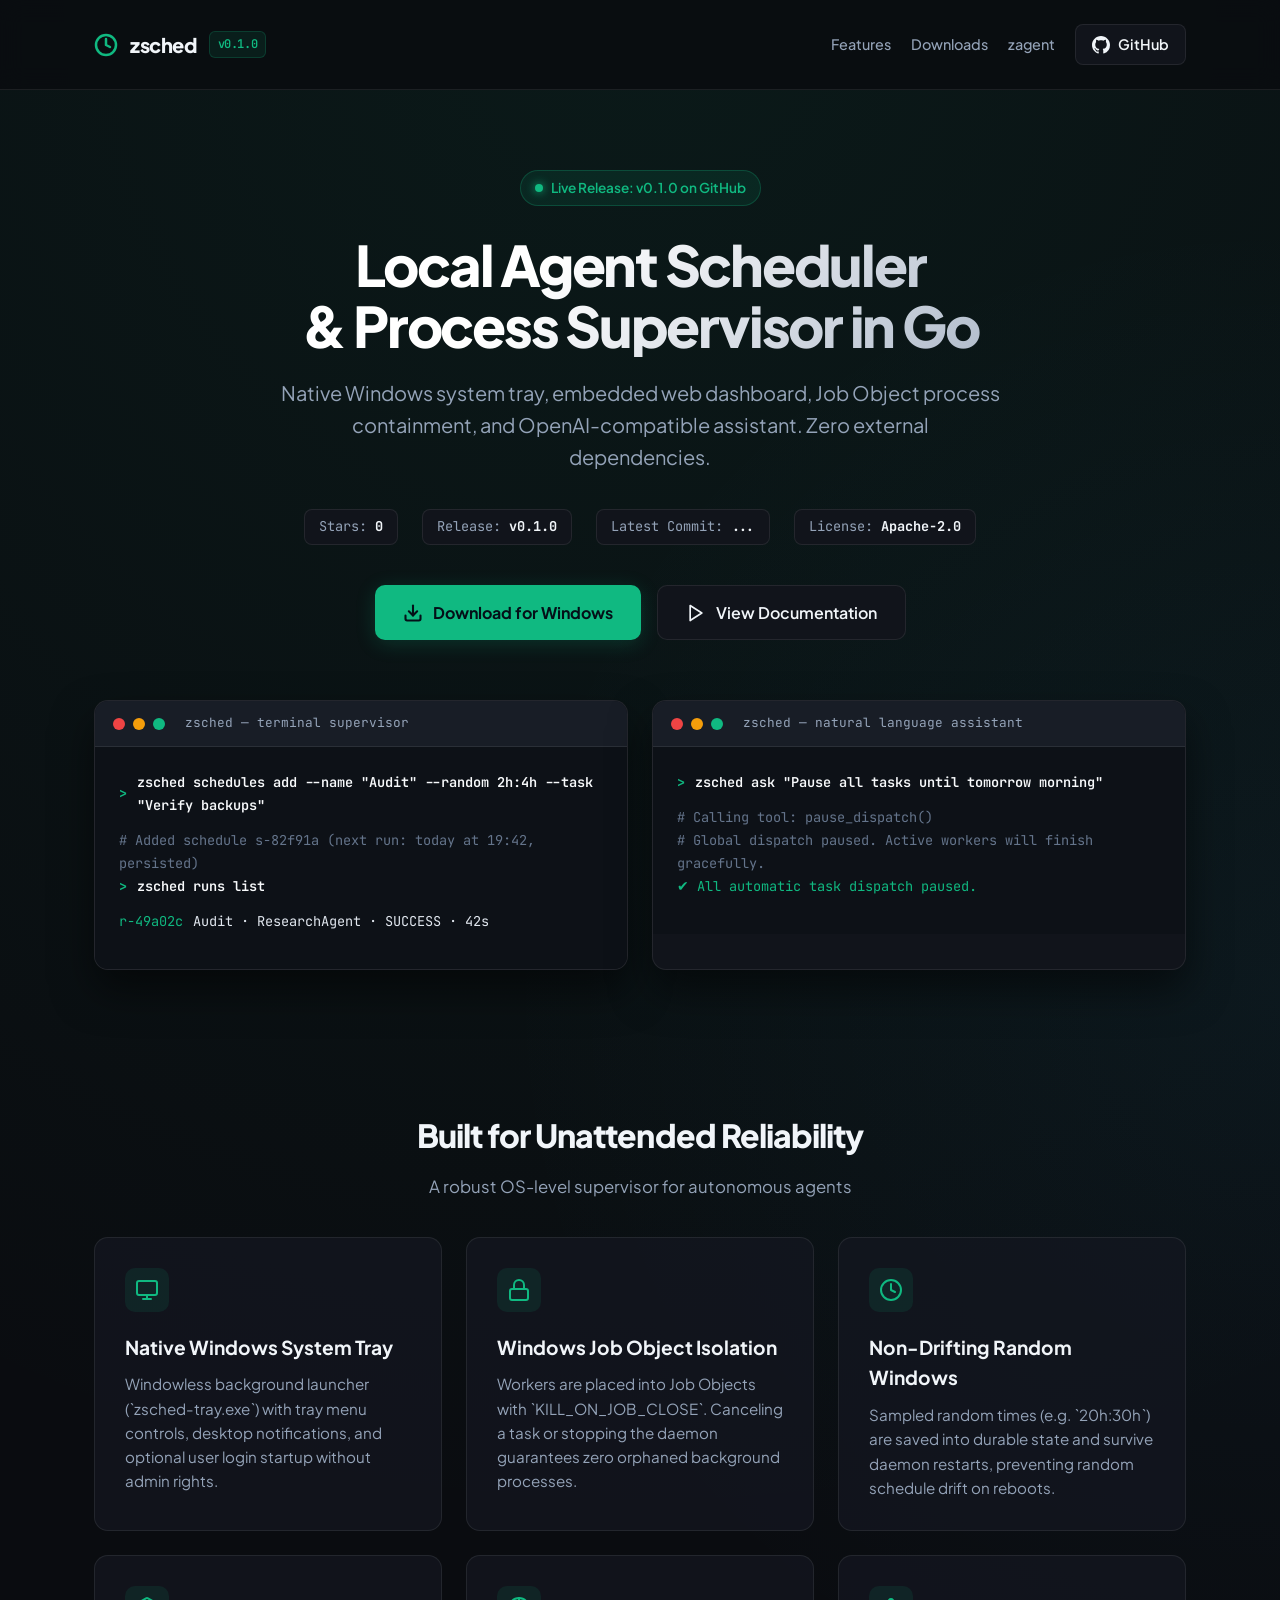
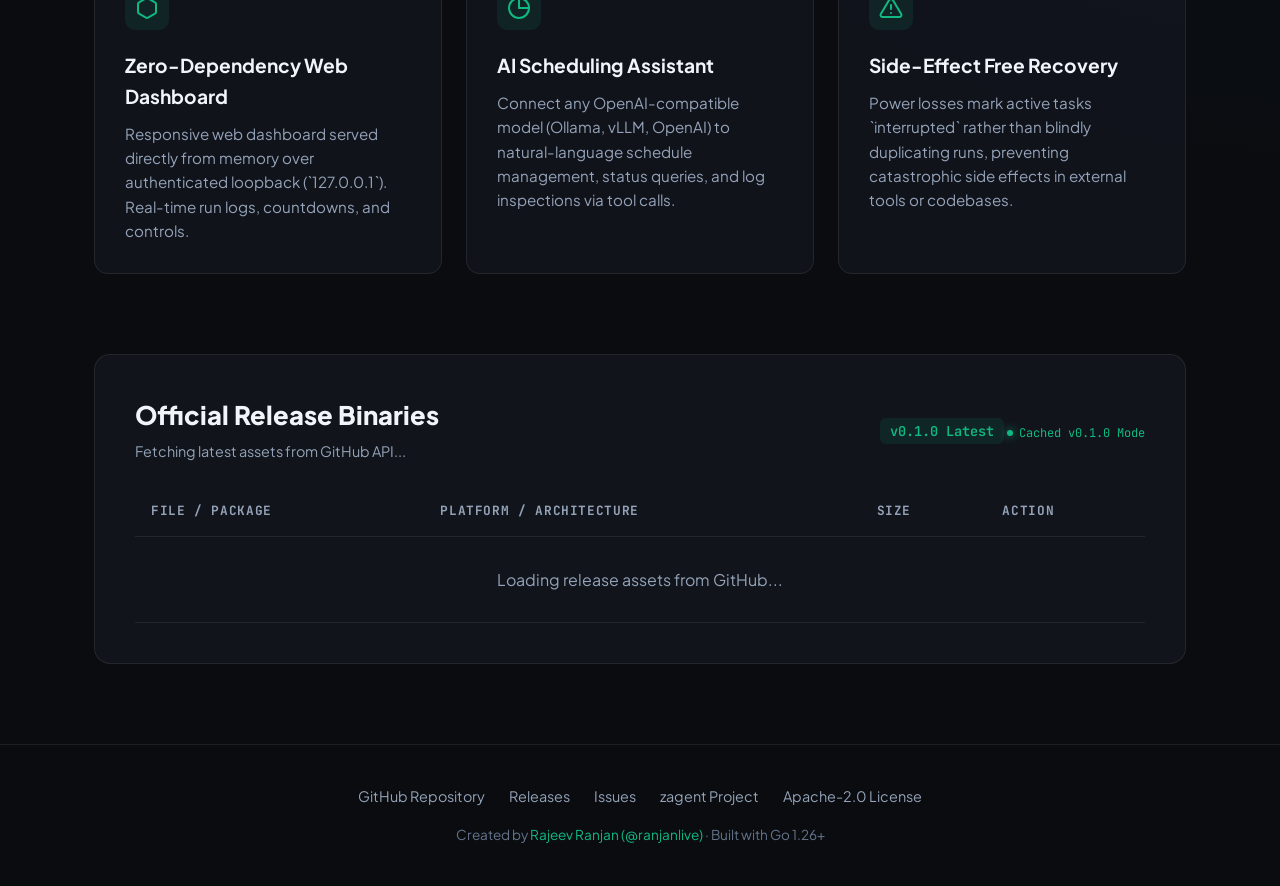
<file: docs/index.html>
<!DOCTYPE html>
<html lang="en">
<head>
  <meta charset="UTF-8">
  <meta name="viewport" content="width=device-width, initial-scale=1.0">
  <title>zsched — Local Agent Task Scheduler & Supervisor in Go</title>
  <meta name="description" content="A local, lightweight agent task scheduler and process supervisor with Windows tray, embedded web dashboard, and OpenAI-compatible assistant. Zero external dependencies.">
  <link rel="preconnect" href="https://fonts.googleapis.com">
  <link rel="preconnect" href="https://fonts.gstatic.com" crossorigin>
  <link href="https://fonts.googleapis.com/css2?family=JetBrains+Mono:wght@400;500;600;700&family=Plus+Jakarta+Sans:wght@400;500;600;700;800&display=swap" rel="stylesheet">
  
  <style>
    :root {
      --bg-primary: #0a0c10;
      --bg-secondary: #11141b;
      --bg-card: rgba(20, 24, 33, 0.7);
      --border-color: rgba(255, 255, 255, 0.08);
      --border-hover: rgba(16, 185, 129, 0.3);
      --text-main: #f1f5f9;
      --text-muted: #94a3b8;
      --accent: #10b981;
      --accent-hover: #059669;
      --accent-glow: rgba(16, 185, 129, 0.2);
      --cyan: #38bdf8;
      --purple: #a855f7;
      --font-sans: 'Plus Jakarta Sans', -apple-system, BlinkMacSystemFont, 'Segoe UI', Roboto, sans-serif;
      --font-mono: 'JetBrains Mono', 'Fira Code', monospace;
    }

    * { box-sizing: border-box; margin: 0; padding: 0; }
    body {
      background-color: var(--bg-primary);
      color: var(--text-main);
      font-family: var(--font-sans);
      line-height: 1.6;
      overflow-x: hidden;
      min-height: 100vh;
      background-image: 
        radial-gradient(circle at 50% 0%, rgba(16, 185, 129, 0.08) 0%, transparent 60%),
        radial-gradient(circle at 100% 40%, rgba(56, 189, 248, 0.05) 0%, transparent 40%),
        linear-gradient(to bottom, transparent, rgba(10, 12, 16, 0.8));
    }

    .container { max-width: 1140px; margin: 0 auto; padding: 0 24px; }

    header {
      padding: 24px 0;
      border-bottom: 1px solid var(--border-color);
      backdrop-filter: blur(12px);
      position: sticky;
      top: 0;
      z-index: 50;
      background: rgba(10, 12, 16, 0.85);
    }

    .nav-wrapper { display: flex; justify-content: space-between; align-items: center; }
    .brand {
      display: flex;
      align-items: center;
      gap: 12px;
      text-decoration: none;
      color: var(--text-main);
      font-weight: 800;
      font-size: 1.25rem;
      letter-spacing: -0.02em;
    }

    .brand-badge {
      font-family: var(--font-mono);
      font-size: 0.75rem;
      font-weight: 600;
      background: rgba(16, 185, 129, 0.1);
      color: var(--accent);
      padding: 3px 8px;
      border-radius: 6px;
      border: 1px solid rgba(16, 185, 129, 0.2);
    }

    .nav-links { display: flex; align-items: center; gap: 20px; }
    .nav-link { color: var(--text-muted); text-decoration: none; font-size: 0.9rem; font-weight: 500; transition: color 0.2s; }
    .nav-link:hover { color: var(--text-main); }

    .btn-github {
      display: inline-flex;
      align-items: center;
      gap: 8px;
      background: var(--bg-secondary);
      color: var(--text-main);
      border: 1px solid var(--border-color);
      padding: 8px 16px;
      border-radius: 8px;
      font-size: 0.9rem;
      font-weight: 600;
      text-decoration: none;
      transition: all 0.2s;
    }
    .btn-github:hover {
      border-color: var(--accent);
      background: rgba(16, 185, 129, 0.05);
      transform: translateY(-1px);
    }

    /* Hero */
    .hero { padding: 80px 0 60px; text-align: center; }
    .pill {
      display: inline-flex;
      align-items: center;
      gap: 8px;
      background: rgba(16, 185, 129, 0.1);
      color: var(--accent);
      border: 1px solid rgba(16, 185, 129, 0.25);
      padding: 6px 14px;
      border-radius: 9999px;
      font-size: 0.85rem;
      font-weight: 600;
      margin-bottom: 28px;
    }

    .pill-pulse {
      width: 8px;
      height: 8px;
      background: var(--accent);
      border-radius: 50%;
      box-shadow: 0 0 10px var(--accent);
      animation: pulse 2s infinite;
    }

    @keyframes pulse {
      0% { opacity: 1; transform: scale(1); }
      50% { opacity: 0.4; transform: scale(0.9); }
      100% { opacity: 1; transform: scale(1); }
    }

    .hero-title {
      font-size: 3.5rem;
      font-weight: 800;
      letter-spacing: -0.04em;
      line-height: 1.1;
      margin-bottom: 20px;
      background: linear-gradient(135deg, #ffffff 40%, #94a3b8 100%);
      -webkit-background-clip: text;
      -webkit-text-fill-color: transparent;
    }

    .hero-tagline {
      font-size: 1.25rem;
      color: var(--text-muted);
      max-width: 720px;
      margin: 0 auto 36px;
      font-weight: 400;
    }

    /* Live Stats */
    .stats-bar {
      display: flex;
      justify-content: center;
      gap: 24px;
      margin-bottom: 40px;
      flex-wrap: wrap;
    }

    .stat-pill {
      display: inline-flex;
      align-items: center;
      gap: 8px;
      background: var(--bg-secondary);
      border: 1px solid var(--border-color);
      padding: 6px 14px;
      border-radius: 8px;
      font-size: 0.85rem;
      font-family: var(--font-mono);
      color: var(--text-muted);
    }
    .stat-value { color: var(--text-main); font-weight: 700; }

    /* CTA */
    .cta-group {
      display: flex;
      justify-content: center;
      gap: 16px;
      flex-wrap: wrap;
      margin-bottom: 60px;
    }

    .btn-primary {
      display: inline-flex;
      align-items: center;
      gap: 10px;
      background: var(--accent);
      color: #041018;
      padding: 14px 28px;
      border-radius: 10px;
      font-weight: 700;
      font-size: 1rem;
      text-decoration: none;
      box-shadow: 0 4px 20px var(--accent-glow);
      transition: all 0.2s ease;
    }
    .btn-primary:hover {
      background: var(--accent-hover);
      transform: translateY(-2px);
      box-shadow: 0 8px 30px rgba(16, 185, 129, 0.35);
    }

    .btn-secondary {
      display: inline-flex;
      align-items: center;
      gap: 10px;
      background: var(--bg-secondary);
      color: var(--text-main);
      border: 1px solid var(--border-color);
      padding: 14px 28px;
      border-radius: 10px;
      font-weight: 600;
      font-size: 1rem;
      text-decoration: none;
      transition: all 0.2s;
    }
    .btn-secondary:hover {
      border-color: var(--border-hover);
      background: rgba(255, 255, 255, 0.04);
    }

    /* System Tray & Terminal Preview */
    .preview-grid {
      display: grid;
      grid-template-columns: repeat(auto-fit, minmax(360px, 1fr));
      gap: 24px;
      margin-bottom: 80px;
      text-align: left;
    }

    .terminal-wrapper {
      background: var(--bg-secondary);
      border: 1px solid var(--border-color);
      border-radius: 14px;
      overflow: hidden;
      box-shadow: 0 20px 40px rgba(0, 0, 0, 0.5);
    }

    .terminal-header {
      background: #181d26;
      padding: 12px 18px;
      display: flex;
      align-items: center;
      gap: 8px;
      border-bottom: 1px solid var(--border-color);
    }

    .dot { width: 12px; height: 12px; border-radius: 50%; }
    .dot-red { background: #ef4444; }
    .dot-yellow { background: #f59e0b; }
    .dot-green { background: #10b981; }

    .terminal-title {
      font-family: var(--font-mono);
      font-size: 0.8rem;
      color: var(--text-muted);
      margin-left: 12px;
    }

    .terminal-body {
      padding: 24px;
      font-family: var(--font-mono);
      font-size: 0.85rem;
      line-height: 1.7;
      color: #e2e8f0;
      background: #0d1117;
      overflow-x: auto;
    }

    .cmd-line { display: flex; align-items: center; gap: 10px; margin-bottom: 12px; }
    .cmd-prompt { color: var(--accent); font-weight: 700; }
    .cmd-text { color: #f8fafc; font-weight: 600; }
    .cmd-comment { color: #64748b; }
    .cmd-success { color: var(--accent); }

    /* Features */
    .section-title { font-size: 2rem; font-weight: 800; letter-spacing: -0.03em; margin-bottom: 12px; text-align: center; }
    .section-subtitle { color: var(--text-muted); text-align: center; margin-bottom: 36px; font-size: 1.05rem; }

    .features-grid {
      display: grid;
      grid-template-columns: repeat(auto-fit, minmax(320px, 1fr));
      gap: 24px;
      margin-bottom: 80px;
    }

    .feature-card {
      background: var(--bg-card);
      border: 1px solid var(--border-color);
      border-radius: 14px;
      padding: 30px;
      transition: all 0.2s;
    }
    .feature-card:hover { border-color: var(--border-hover); transform: translateY(-2px); }

    .feature-icon {
      width: 44px;
      height: 44px;
      border-radius: 10px;
      background: rgba(16, 185, 129, 0.1);
      display: flex;
      align-items: center;
      justify-content: center;
      margin-bottom: 20px;
      color: var(--accent);
    }
    .feature-title { font-size: 1.2rem; font-weight: 700; margin-bottom: 10px; }
    .feature-desc { color: var(--text-muted); font-size: 0.95rem; line-height: 1.6; }

    /* Downloads Table */
    .downloads-section {
      background: var(--bg-secondary);
      border: 1px solid var(--border-color);
      border-radius: 16px;
      padding: 40px;
      margin-bottom: 80px;
    }

    .downloads-header {
      display: flex;
      justify-content: space-between;
      align-items: center;
      margin-bottom: 24px;
      flex-wrap: wrap;
      gap: 16px;
    }

    .release-tag {
      font-family: var(--font-mono);
      background: rgba(16, 185, 129, 0.1);
      color: var(--accent);
      padding: 4px 10px;
      border-radius: 6px;
      font-size: 0.85rem;
      font-weight: 600;
    }

    .downloads-table { width: 100%; border-collapse: collapse; text-align: left; }
    .downloads-table th, .downloads-table td { padding: 14px 16px; border-bottom: 1px solid var(--border-color); }
    .downloads-table th {
      color: var(--text-muted);
      font-size: 0.8rem;
      text-transform: uppercase;
      letter-spacing: 0.05em;
      font-family: var(--font-mono);
    }
    .file-name { font-family: var(--font-mono); font-weight: 600; color: var(--text-main); display: flex; align-items: center; gap: 8px; }
    .badge-os { font-size: 0.7rem; padding: 2px 6px; border-radius: 4px; background: rgba(255, 255, 255, 0.08); color: var(--text-muted); font-family: var(--font-mono); }
    
    .btn-download-sm {
      display: inline-flex;
      align-items: center;
      gap: 6px;
      background: rgba(16, 185, 129, 0.1);
      color: var(--accent);
      border: 1px solid rgba(16, 185, 129, 0.2);
      padding: 6px 12px;
      border-radius: 6px;
      font-size: 0.8rem;
      font-weight: 600;
      text-decoration: none;
      transition: all 0.2s;
    }
    .btn-download-sm:hover { background: var(--accent); color: #041018; }

    footer {
      border-top: 1px solid var(--border-color);
      padding: 40px 0;
      color: var(--text-muted);
      font-size: 0.9rem;
      text-align: center;
    }
    .footer-links { display: flex; justify-content: center; gap: 24px; margin-bottom: 16px; flex-wrap: wrap; }
    .footer-links a { color: var(--text-muted); text-decoration: none; transition: color 0.2s; }
    .footer-links a:hover { color: var(--text-main); }
    .sync-status { display: inline-flex; align-items: center; gap: 6px; font-family: var(--font-mono); font-size: 0.75rem; color: var(--accent); margin-top: 8px; }

    @media (max-width: 768px) {
      .hero-title { font-size: 2.4rem; }
      .downloads-section { padding: 24px 16px; }
      .downloads-table th:nth-child(3), .downloads-table td:nth-child(3) { display: none; }
    }
  </style>
</head>
<body>

  <!-- Header -->
  <header>
    <div class="container nav-wrapper">
      <a href="https://github.com/ranjanlive/zsched" class="brand">
        <svg width="24" height="24" viewBox="0 0 24 24" fill="none" stroke="currentColor" stroke-width="2.5" stroke-linecap="round" stroke-linejoin="round" style="color:var(--accent)"><circle cx="12" cy="12" r="10"/><polyline points="12 6 12 12 16 14"/></svg>
        zsched
        <span class="brand-badge" id="nav-version">v0.1.0</span>
      </a>
      <div class="nav-links">
        <a href="#features" class="nav-link">Features</a>
        <a href="#downloads" class="nav-link">Downloads</a>
        <a href="https://github.com/ranjanlive/zagent" target="_blank" rel="noopener" class="nav-link">zagent</a>
        <a href="https://github.com/ranjanlive/zsched" target="_blank" rel="noopener" class="btn-github">
          <svg width="18" height="18" viewBox="0 0 24 24" fill="currentColor"><path d="M12 0C5.37 0 0 5.37 0 12c0 5.31 3.435 9.795 8.205 11.385.6.105.825-.255.825-.57 0-.285-.015-1.23-.015-2.235-3.015.555-3.795-.735-4.035-1.41-.135-.345-.72-1.41-1.23-1.695-.42-.225-1.02-.78-.015-.795.945-.015 1.62.87 1.845 1.23 1.08 1.815 2.805 1.305 3.495.99.105-.78.42-1.305.765-1.605-2.67-.3-5.46-1.335-5.46-5.925 0-1.305.465-2.385 1.23-3.225-.12-.3-.54-1.53.12-3.18 0 0 1.005-.315 3.3 1.23.96-.27 1.98-.405 3-.405s2.04.135 3 .405c2.295-1.56 3.3-1.23 3.3-1.23.66 1.65.24 2.88.12 3.18.765.84 1.23 1.905 1.23 3.225 0 4.605-2.805 5.625-5.475 5.925.435.375.81 1.095.81 2.22 0 1.605-.015 2.895-.015 3.3 0 .315.225.69.825.57A12.02 12.02 0 0024 12c0-6.63-5.37-12-12-12z"/></svg>
          GitHub
        </a>
      </div>
    </div>
  </header>

  <!-- Hero -->
  <section class="hero">
    <div class="container">
      <div class="pill">
        <span class="pill-pulse"></span>
        <span id="pill-release-text">Live Release: v0.1.0 on GitHub</span>
      </div>
      <h1 class="hero-title">Local Agent Scheduler<br>&amp; Process Supervisor in Go</h1>
      <p class="hero-tagline">
        Native Windows system tray, embedded web dashboard, Job Object process containment, and OpenAI-compatible assistant. Zero external dependencies.
      </p>

      <!-- Live Stats -->
      <div class="stats-bar">
        <div class="stat-pill">
          <span>Stars:</span>
          <span class="stat-value" id="stat-stars">0</span>
        </div>
        <div class="stat-pill">
          <span>Release:</span>
          <span class="stat-value" id="stat-version">v0.1.0</span>
        </div>
        <div class="stat-pill">
          <span>Latest Commit:</span>
          <span class="stat-value" id="stat-commit">...</span>
        </div>
        <div class="stat-pill">
          <span>License:</span>
          <span class="stat-value">Apache-2.0</span>
        </div>
      </div>

      <!-- Action Buttons -->
      <div class="cta-group">
        <a id="btn-smart-download" href="https://github.com/ranjanlive/zsched/releases/latest" class="btn-primary">
          <svg width="20" height="20" viewBox="0 0 24 24" fill="none" stroke="currentColor" stroke-width="2.5" stroke-linecap="round" stroke-linejoin="round"><path d="M21 15v4a2 2 0 0 1-2 2H5a2 2 0 0 1-2-2v-4"/><polyline points="7 10 12 15 17 10"/><line x1="12" y1="15" x2="12" y2="3"/></svg>
          <span id="smart-download-text">Download for Windows</span>
        </a>
        <a href="https://github.com/ranjanlive/zsched" target="_blank" rel="noopener" class="btn-secondary">
          <svg width="20" height="20" viewBox="0 0 24 24" fill="none" stroke="currentColor" stroke-width="2" stroke-linecap="round" stroke-linejoin="round"><polygon points="5 3 19 12 5 21 5 3"/></svg>
          View Documentation
        </a>
      </div>

      <!-- Dual Preview -->
      <div class="preview-grid">
        <!-- Terminal 1 -->
        <div class="terminal-wrapper">
          <div class="terminal-header">
            <div class="dot dot-red"></div>
            <div class="dot dot-yellow"></div>
            <div class="dot dot-green"></div>
            <span class="terminal-title">zsched — terminal supervisor</span>
          </div>
          <div class="terminal-body">
            <div class="cmd-line">
              <span class="cmd-prompt">&gt;</span>
              <span class="cmd-text">zsched schedules add --name "Audit" --random 2h:4h --task "Verify backups"</span>
            </div>
            <div class="cmd-comment"># Added schedule s-82f91a (next run: today at 19:42, persisted)</div>
            <div class="cmd-line">
              <span class="cmd-prompt">&gt;</span>
              <span class="cmd-text">zsched runs list</span>
            </div>
            <div class="cmd-line">
              <span class="cmd-success">r-49a02c</span>
              <span>Audit · ResearchAgent · SUCCESS · 42s</span>
            </div>
          </div>
        </div>

        <!-- Terminal 2 -->
        <div class="terminal-wrapper">
          <div class="terminal-header">
            <div class="dot dot-red"></div>
            <div class="dot dot-yellow"></div>
            <div class="dot dot-green"></div>
            <span class="terminal-title">zsched — natural language assistant</span>
          </div>
          <div class="terminal-body">
            <div class="cmd-line">
              <span class="cmd-prompt">&gt;</span>
              <span class="cmd-text">zsched ask "Pause all tasks until tomorrow morning"</span>
            </div>
            <div class="cmd-comment"># Calling tool: pause_dispatch()</div>
            <div class="cmd-comment"># Global dispatch paused. Active workers will finish gracefully.</div>
            <div class="cmd-line">
              <span class="cmd-success">✔ All automatic task dispatch paused.</span>
            </div>
          </div>
        </div>
      </div>
    </div>
  </section>

  <!-- Features Grid -->
  <section id="features" class="container">
    <h2 class="section-title">Built for Unattended Reliability</h2>
    <p class="section-subtitle">A robust OS-level supervisor for autonomous agents</p>

    <div class="features-grid">
      <div class="feature-card">
        <div class="feature-icon">
          <svg width="24" height="24" viewBox="0 0 24 24" fill="none" stroke="currentColor" stroke-width="2" stroke-linecap="round" stroke-linejoin="round"><rect x="2" y="3" width="20" height="14" rx="2" ry="2"/><line x1="8" y1="21" x2="16" y2="21"/><line x1="12" y1="17" x2="12" y2="21"/></svg>
        </div>
        <h3 class="feature-title">Native Windows System Tray</h3>
        <p class="feature-desc">Windowless background launcher (`zsched-tray.exe`) with tray menu controls, desktop notifications, and optional user login startup without admin rights.</p>
      </div>

      <div class="feature-card">
        <div class="feature-icon">
          <svg width="24" height="24" viewBox="0 0 24 24" fill="none" stroke="currentColor" stroke-width="2" stroke-linecap="round" stroke-linejoin="round"><rect x="3" y="11" width="18" height="11" rx="2" ry="2"/><path d="M7 11V7a5 5 0 0 1 10 0v4"/></svg>
        </div>
        <h3 class="feature-title">Windows Job Object Isolation</h3>
        <p class="feature-desc">Workers are placed into Job Objects with `KILL_ON_JOB_CLOSE`. Canceling a task or stopping the daemon guarantees zero orphaned background processes.</p>
      </div>

      <div class="feature-card">
        <div class="feature-icon">
          <svg width="24" height="24" viewBox="0 0 24 24" fill="none" stroke="currentColor" stroke-width="2" stroke-linecap="round" stroke-linejoin="round"><circle cx="12" cy="12" r="10"/><polyline points="12 6 12 12 16 14"/></svg>
        </div>
        <h3 class="feature-title">Non-Drifting Random Windows</h3>
        <p class="feature-desc">Sampled random times (e.g. `20h:30h`) are saved into durable state and survive daemon restarts, preventing random schedule drift on reboots.</p>
      </div>

      <div class="feature-card">
        <div class="feature-icon">
          <svg width="24" height="24" viewBox="0 0 24 24" fill="none" stroke="currentColor" stroke-width="2" stroke-linecap="round" stroke-linejoin="round"><path d="M21 16V8a2 2 0 0 0-1-1.73l-7-4a2 2 0 0 0-2 0l-7 4A2 2 0 0 0 3 8v8a2 2 0 0 0 1 1.73l7 4a2 2 0 0 0 2 0l7-4A2 2 0 0 0 21 16z"/></svg>
        </div>
        <h3 class="feature-title">Zero-Dependency Web Dashboard</h3>
        <p class="feature-desc">Responsive web dashboard served directly from memory over authenticated loopback (`127.0.0.1`). Real-time run logs, countdowns, and controls.</p>
      </div>

      <div class="feature-card">
        <div class="feature-icon">
          <svg width="24" height="24" viewBox="0 0 24 24" fill="none" stroke="currentColor" stroke-width="2" stroke-linecap="round" stroke-linejoin="round"><path d="M12 2a10 10 0 1 0 10 10H12V2z"/><path d="M12 2a10 10 0 0 1 10 10h-10V2z"/></svg>
        </div>
        <h3 class="feature-title">AI Scheduling Assistant</h3>
        <p class="feature-desc">Connect any OpenAI-compatible model (Ollama, vLLM, OpenAI) to natural-language schedule management, status queries, and log inspections via tool calls.</p>
      </div>

      <div class="feature-card">
        <div class="feature-icon">
          <svg width="24" height="24" viewBox="0 0 24 24" fill="none" stroke="currentColor" stroke-width="2" stroke-linecap="round" stroke-linejoin="round"><path d="M10.29 3.86L1.82 18a2 2 0 0 0 1.71 3h16.94a2 2 0 0 0 1.71-3L13.71 3.86a2 2 0 0 0-3.42 0z"/><line x1="12" y1="9" x2="12" y2="13"/><line x1="12" y1="17" x2="12.01" y2="17"/></svg>
        </div>
        <h3 class="feature-title">Side-Effect Free Recovery</h3>
        <p class="feature-desc">Power losses mark active tasks `interrupted` rather than blindly duplicating runs, preventing catastrophic side effects in external tools or codebases.</p>
      </div>
    </div>
  </section>

  <!-- Live Downloads Table -->
  <section id="downloads" class="container">
    <div class="downloads-section">
      <div class="downloads-header">
        <div>
          <h2 style="font-size:1.6rem; font-weight:800; margin-bottom:4px;">Official Release Binaries</h2>
          <p style="color:var(--text-muted); font-size:0.9rem;" id="release-meta-text">Fetching latest assets from GitHub API...</p>
        </div>
        <div style="text-align:right;">
          <span class="release-tag" id="table-version-tag">v0.1.0 Latest</span>
          <div class="sync-status">
            <span class="pill-pulse" style="width:6px; height:6px;"></span>
            <span id="sync-label">Synced with GitHub</span>
          </div>
        </div>
      </div>

      <div style="overflow-x:auto;">
        <table class="downloads-table">
          <thead>
            <tr>
              <th>File / Package</th>
              <th>Platform / Architecture</th>
              <th>Size</th>
              <th>Action</th>
            </tr>
          </thead>
          <tbody id="assets-table-body">
            <tr>
              <td colspan="4" style="text-align:center; color:var(--text-muted); padding:30px;">Loading release assets from GitHub...</td>
            </tr>
          </tbody>
        </table>
      </div>
    </div>
  </section>

  <!-- Footer -->
  <footer>
    <div class="container">
      <div class="footer-links">
        <a href="https://github.com/ranjanlive/zsched" target="_blank" rel="noopener">GitHub Repository</a>
        <a href="https://github.com/ranjanlive/zsched/releases" target="_blank" rel="noopener">Releases</a>
        <a href="https://github.com/ranjanlive/zsched/issues" target="_blank" rel="noopener">Issues</a>
        <a href="https://github.com/ranjanlive/zagent" target="_blank" rel="noopener">zagent Project</a>
        <a href="https://github.com/ranjanlive/zsched/blob/main/LICENSE" target="_blank" rel="noopener">Apache-2.0 License</a>
      </div>
      <p style="font-size:0.85rem; color:#64748b;">Created by <a href="https://github.com/ranjanlive" style="color:var(--accent); text-decoration:none;">Rajeev Ranjan (@ranjanlive)</a> · Built with Go 1.26+</p>
    </div>
  </footer>

  <script>
    const GITHUB_REPO = 'ranjanlive/zsched';
    const FALLBACK_VERSION = 'v0.1.0';

    function formatBytes(bytes) {
      if (bytes === 0) return '0 Bytes';
      const k = 1024;
      const sizes = ['Bytes', 'KB', 'MB', 'GB'];
      const i = Math.floor(Math.log(bytes) / Math.log(k));
      return parseFloat((bytes / Math.pow(k, i)).toFixed(2)) + ' ' + sizes[i];
    }

    function getPlatformMeta(name) {
      if (name.includes('zsched-tray.exe')) return { label: 'Windows x64 (Silent Tray GUI)', icon: '🪟' };
      if (name.includes('zsched.exe')) return { label: 'Windows x64 (Console Executable)', icon: '🪟' };
      if (name.includes('windows-amd64')) return { label: 'Windows x64 Bundle (Tray + CLI)', icon: '🪟' };
      if (name.includes('windows-arm64')) return { label: 'Windows ARM64', icon: '🪟' };
      if (name.includes('linux-amd64')) return { label: 'Linux x86_64', icon: '🐧' };
      if (name.includes('linux-arm64')) return { label: 'Linux ARM64', icon: '🐧' };
      if (name.includes('darwin-arm64')) return { label: 'macOS Apple Silicon', icon: '🍎' };
      if (name.includes('darwin-amd64')) return { label: 'macOS Intel', icon: '🍎' };
      if (name.includes('source')) return { label: 'Source Code', icon: '📦' };
      if (name.includes('SHA256')) return { label: 'Checksums', icon: '🔒' };
      return { label: 'Universal', icon: '📁' };
    }

    function setupSmartDownload(assets) {
      const userAgent = window.navigator.userAgent.toLowerCase();
      let targetPattern = 'windows-amd64.zip';
      let osName = 'Windows (x64)';

      if (userAgent.indexOf('mac') !== -1) {
        targetPattern = 'darwin-arm64.tar.gz';
        osName = 'macOS (Apple Silicon)';
      } else if (userAgent.indexOf('linux') !== -1) {
        targetPattern = 'linux-amd64.tar.gz';
        osName = 'Linux (x86_64)';
      }

      const match = assets.find(a => a.name.includes(targetPattern));
      const btn = document.getElementById('btn-smart-download');
      const label = document.getElementById('smart-download-text');

      if (match) {
        btn.href = match.browser_download_url;
        label.innerText = `Download for ${osName}`;
      }
    }

    async function fetchGitHubData() {
      try {
        const repoRes = await fetch(`https://api.github.com/repos/${GITHUB_REPO}`);
        if (repoRes.ok) {
          const repoData = await repoRes.json();
          document.getElementById('stat-stars').innerText = repoData.stargazers_count || 0;
        }

        const commitRes = await fetch(`https://api.github.com/repos/${GITHUB_REPO}/commits/main`);
        if (commitRes.ok) {
          const commitData = await commitRes.json();
          document.getElementById('stat-commit').innerText = commitData.sha.substring(0, 7);
        }

        const releaseRes = await fetch(`https://api.github.com/repos/${GITHUB_REPO}/releases/latest`);
        if (releaseRes.ok) {
          const releaseData = await releaseRes.json();
          const tagName = releaseData.tag_name || FALLBACK_VERSION;
          
          document.getElementById('nav-version').innerText = tagName;
          document.getElementById('stat-version').innerText = tagName;
          document.getElementById('table-version-tag').innerText = `${tagName} Latest`;
          document.getElementById('pill-release-text').innerText = `Live Release: ${tagName} on GitHub`;
          
          const pubDate = new Date(releaseData.published_at).toLocaleDateString('en-US', {
            year: 'numeric', month: 'short', day: 'numeric'
          });
          document.getElementById('release-meta-text').innerText = `Published ${pubDate} · ${releaseData.assets.length} binary distributions`;

          const tbody = document.getElementById('assets-table-body');
          tbody.innerHTML = '';

          releaseData.assets.forEach(asset => {
            const meta = getPlatformMeta(asset.name);
            const tr = document.createElement('tr');
            tr.innerHTML = `
              <td>
                <span class="file-name">
                  <span>${meta.icon}</span>
                  <span>${asset.name}</span>
                </span>
              </td>
              <td><span class="badge-os">${meta.label}</span></td>
              <td style="font-family:var(--font-mono); color:var(--text-muted); font-size:0.85rem;">${formatBytes(asset.size)}</td>
              <td>
                <a href="${asset.browser_download_url}" class="btn-download-sm">
                  <svg width="14" height="14" viewBox="0 0 24 24" fill="none" stroke="currentColor" stroke-width="2.5"><path d="M21 15v4a2 2 0 0 1-2 2H5a2 2 0 0 1-2-2v-4"/><polyline points="7 10 12 15 17 10"/><line x1="12" y1="15" x2="12" y2="3"/></svg>
                  Download
                </a>
              </td>
            `;
            tbody.appendChild(tr);
          });

          setupSmartDownload(releaseData.assets);
        }
      } catch (err) {
        console.warn('GitHub API fetch fallback', err);
        document.getElementById('sync-label').innerText = 'Cached v0.1.0 Mode';
      }
    }

    document.addEventListener('DOMContentLoaded', fetchGitHubData);
  </script>
</body>
</html>
</file>
